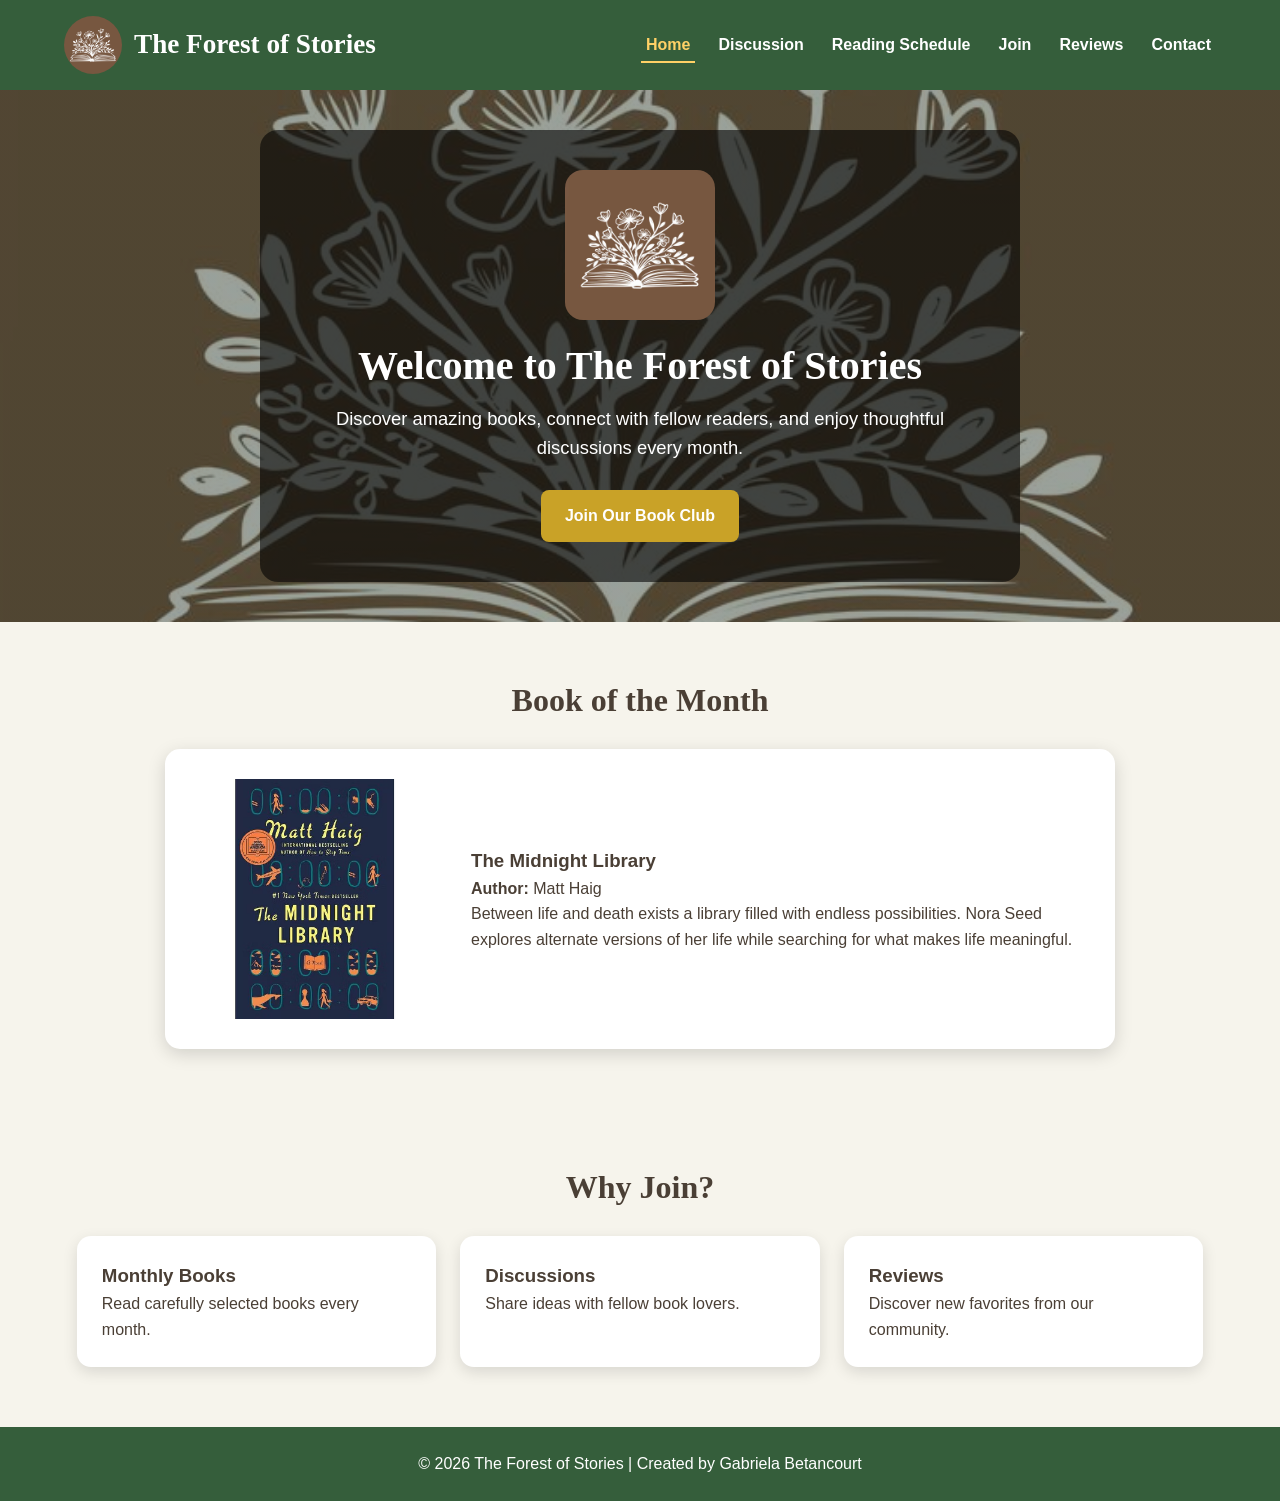
<file: index.html>
<!DOCTYPE html>
<html lang="en">
<head><meta charset="UTF-8"><meta name="viewport" content="width=device-width, initial-scale=1.0"><title>The Forest of Stories</title><link rel="stylesheet" href="css/style.css"></head>
<body><header><div class="logo"><img src="images/ForestofStorieslogo.png" alt="The Forest of Stories logo"><h1>The Forest of Stories</h1></div><nav><ul><li><a href="index.html">Home</a></li><li><a href="discussion.html">Discussion</a></li><li><a href="schedule.html">Reading Schedule</a></li><li><a href="signup.html">Join</a></li><li><a href="reviews.html">Reviews</a></li><li><a href="contact.html">Contact</a></li></ul></nav></header><main><section class="hero"><div class="hero-text"><img class="hero-logo" src="images/ForestofStorieslogo.png" alt="Open book surrounded by flowers"><h2>Welcome to The Forest of Stories</h2><p>Discover amazing books, connect with fellow readers, and enjoy thoughtful discussions every month.</p><a class="button" href="signup.html">Join Our Book Club</a></div></section><section class="featured"><h2>Book of the Month</h2><div class="book-card"><img src="images/themidnightlibrary.jpg" alt="The Midnight Library book cover"><div><h3>The Midnight Library</h3><p><strong>Author:</strong> Matt Haig</p><p>Between life and death exists a library filled with endless possibilities. Nora Seed explores alternate versions of her life while searching for what makes life meaningful.</p></div></div></section><section class="benefits"><h2>Why Join?</h2><div class="cards"><article class="card"><h3>Monthly Books</h3><p>Read carefully selected books every month.</p></article><article class="card"><h3>Discussions</h3><p>Share ideas with fellow book lovers.</p></article><article class="card"><h3>Reviews</h3><p>Discover new favorites from our community.</p></article></div></section></main><footer><p>&copy; 2026 The Forest of Stories | Created by Gabriela Betancourt</p></footer><script src="js/script.js"></script></body></html>
</file>
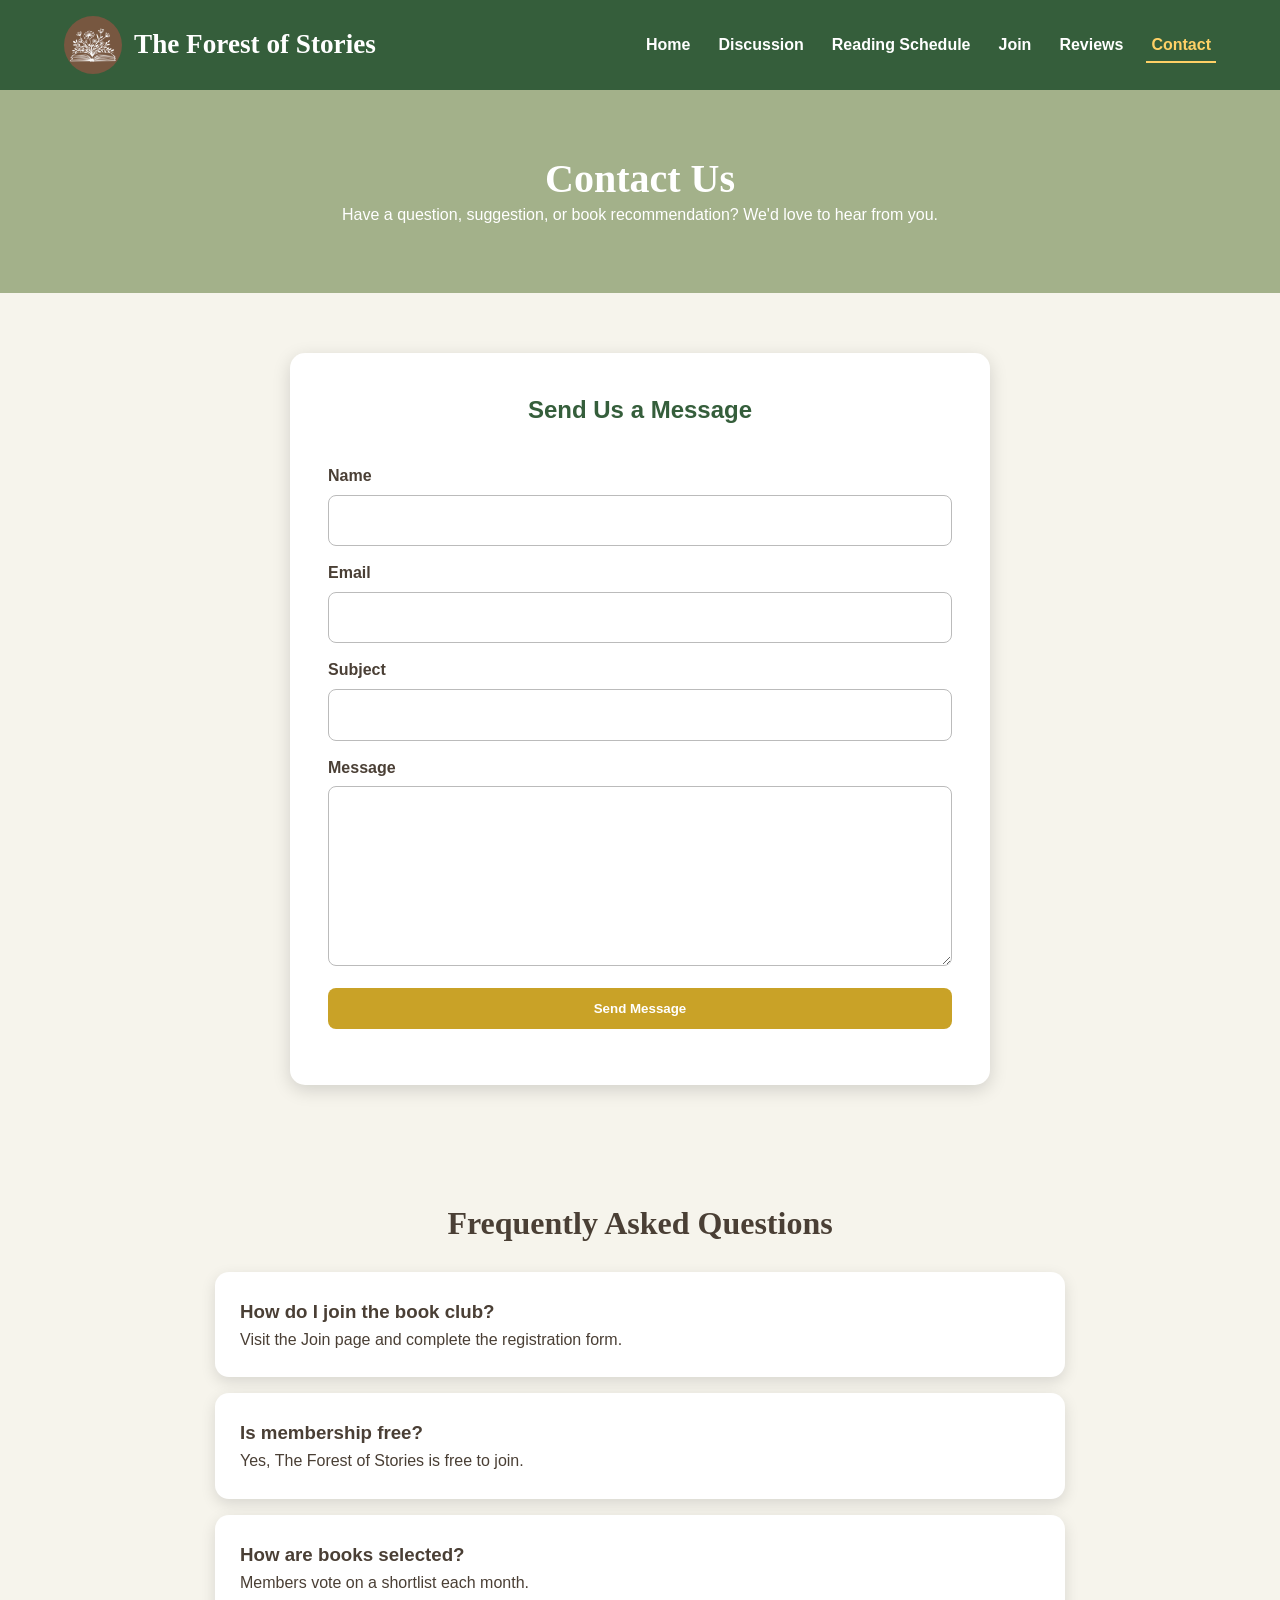
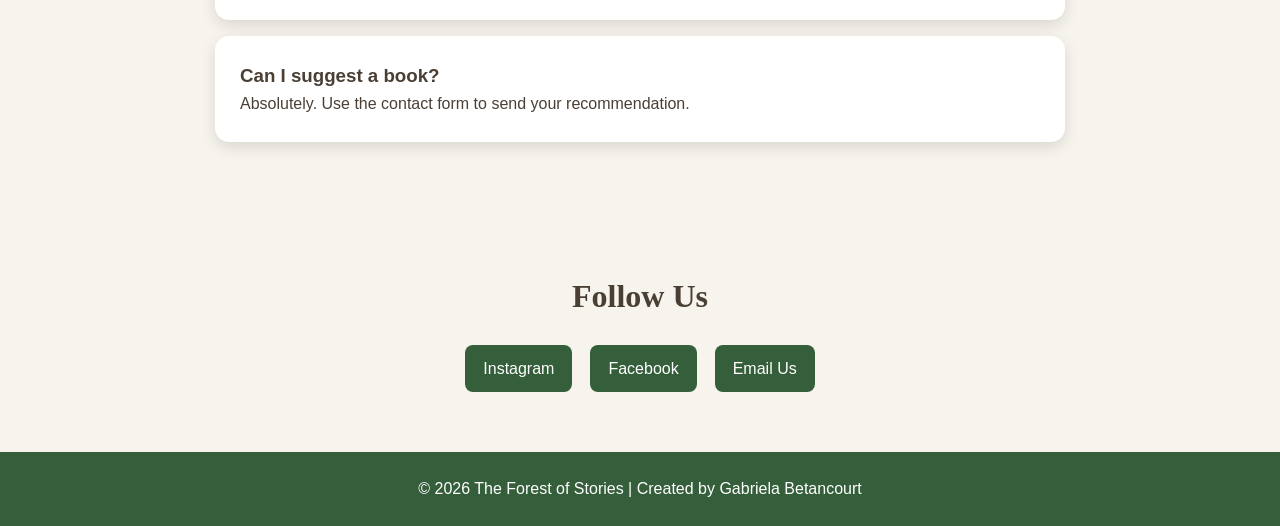
<file: contact.html>
<!DOCTYPE html>
<html lang="en">
<head><meta charset="UTF-8"><meta name="viewport" content="width=device-width, initial-scale=1.0"><title>Contact | The Forest of Stories</title><link rel="stylesheet" href="css/style.css"></head>
<body><header><div class="logo"><img src="images/ForestofStorieslogo.png" alt="The Forest of Stories logo"><h1>The Forest of Stories</h1></div><nav><ul><li><a href="index.html">Home</a></li><li><a href="discussion.html">Discussion</a></li><li><a href="schedule.html">Reading Schedule</a></li><li><a href="signup.html">Join</a></li><li><a href="reviews.html">Reviews</a></li><li><a href="contact.html">Contact</a></li></ul></nav></header><main><section class="page-banner"><h2>Contact Us</h2><p>Have a question, suggestion, or book recommendation? We'd love to hear from you.</p></section><section class="form-section"><div class="form-card"><h2>Send Us a Message</h2><form id="contactForm"><label for="contactName">Name</label><input id="contactName" type="text" required><label for="contactEmail">Email</label><input id="contactEmail" type="email" required><label for="subject">Subject</label><input id="subject" type="text" required><label for="contactText">Message</label><textarea id="contactText" rows="6" required></textarea><button type="submit">Send Message</button></form><p class="form-message" id="contactMessage"></p></div></section><section class="faq-section"><h2>Frequently Asked Questions</h2><article class="faq-item"><h3>How do I join the book club?</h3><p>Visit the Join page and complete the registration form.</p></article><article class="faq-item"><h3>Is membership free?</h3><p>Yes, The Forest of Stories is free to join.</p></article><article class="faq-item"><h3>How are books selected?</h3><p>Members vote on a shortlist each month.</p></article><article class="faq-item"><h3>Can I suggest a book?</h3><p>Absolutely. Use the contact form to send your recommendation.</p></article></section><section class="social-section"><h2>Follow Us</h2><div class="social-links"><a href="#">Instagram</a><a href="#">Facebook</a><a href="mailto:forestofstories@example.com">Email Us</a></div></section></main><footer><p>&copy; 2026 The Forest of Stories | Created by Gabriela Betancourt</p></footer><script src="js/script.js"></script></body></html>
</file>
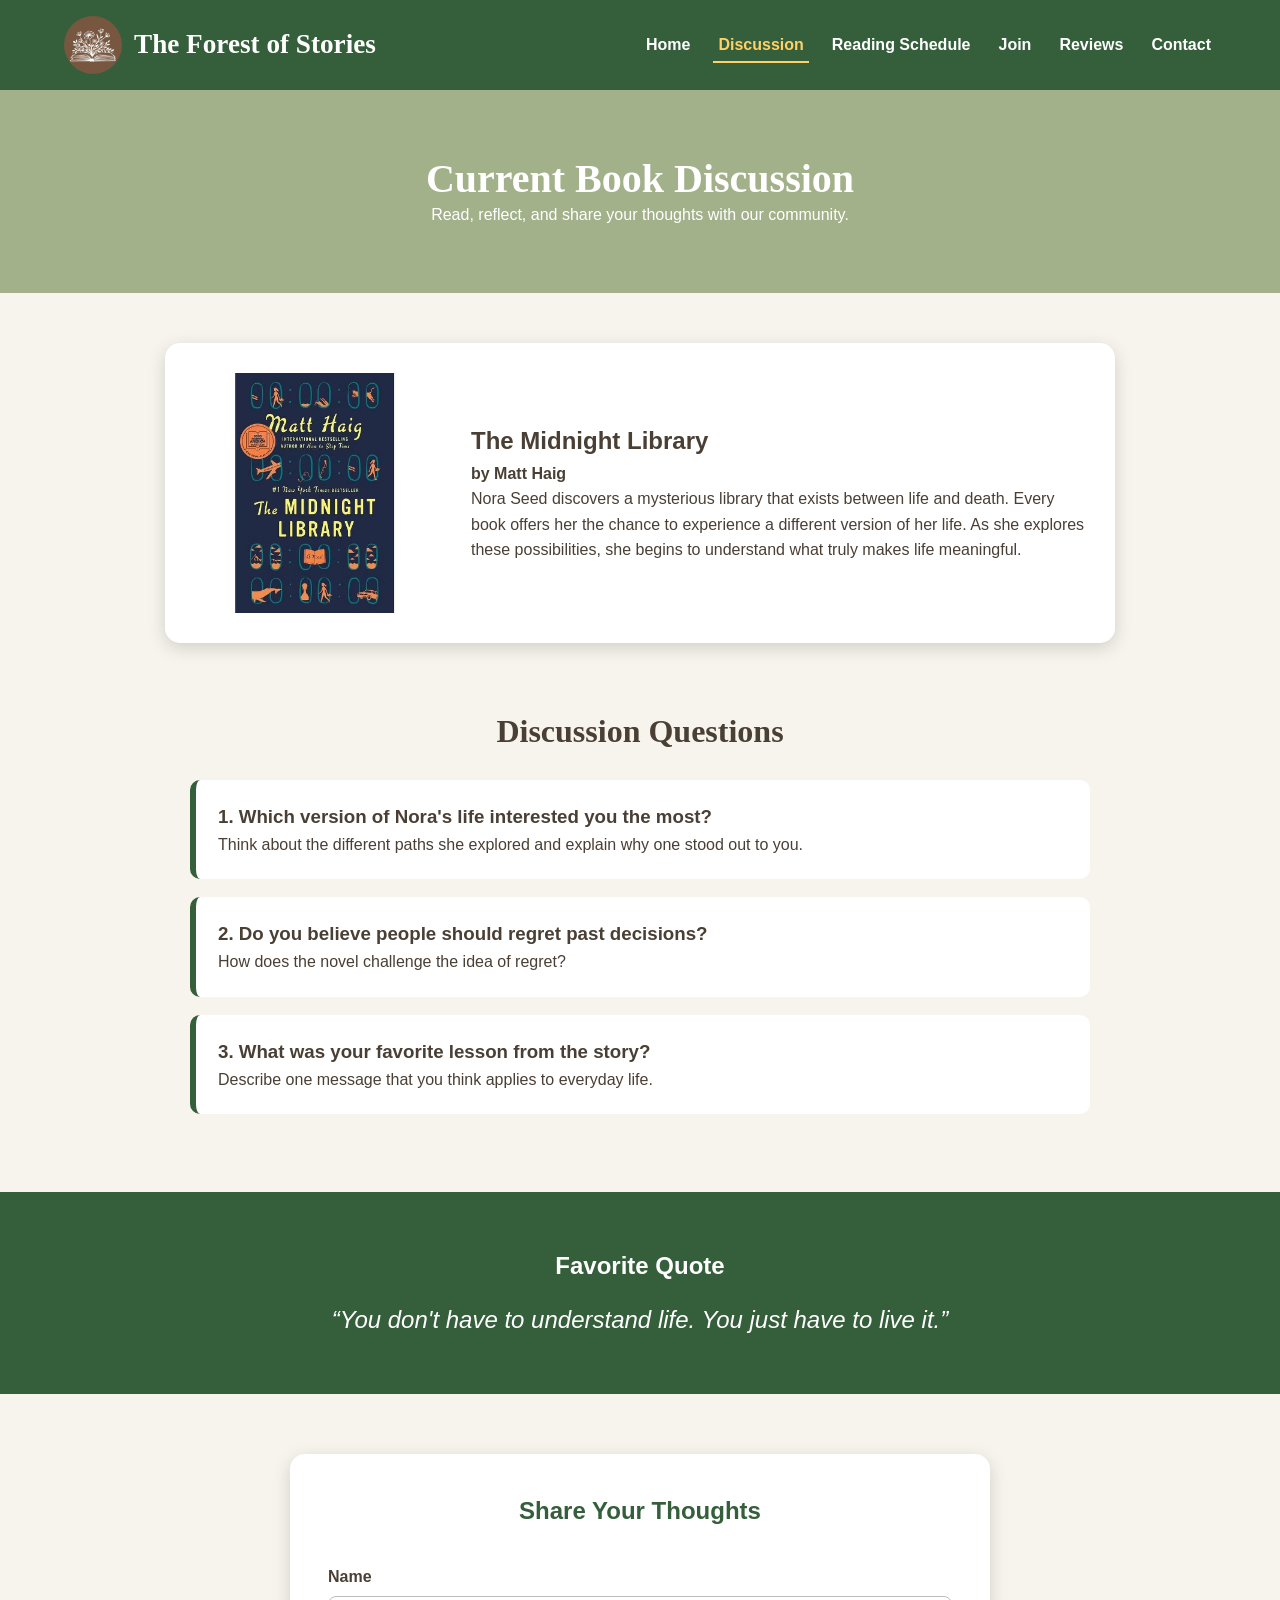
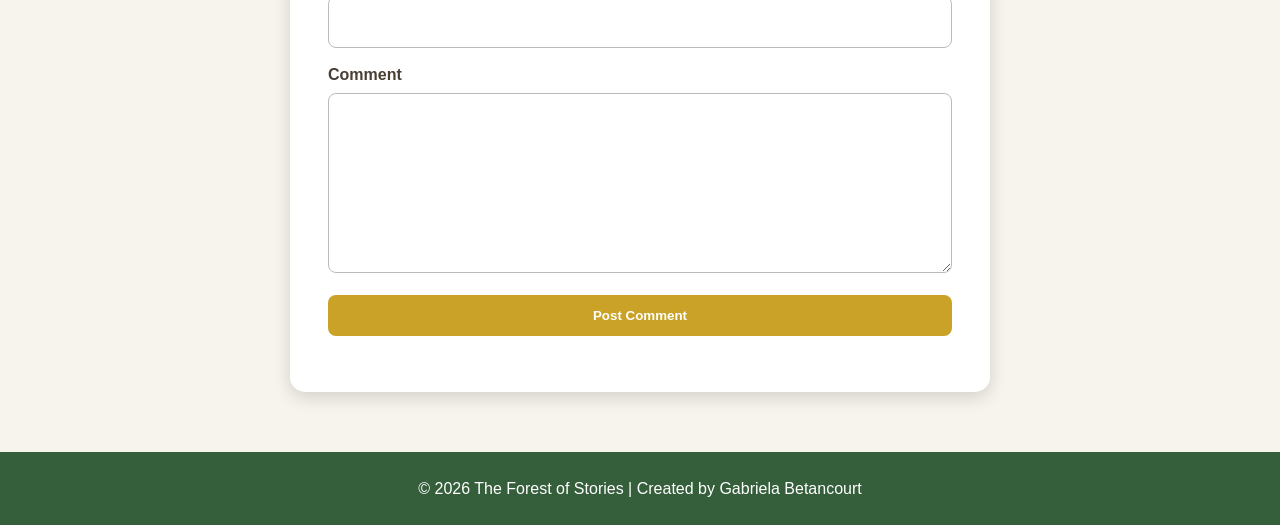
<file: discussion.html>
<!DOCTYPE html>
<html lang="en">
<head><meta charset="UTF-8"><meta name="viewport" content="width=device-width, initial-scale=1.0"><title>Discussion | The Forest of Stories</title><link rel="stylesheet" href="css/style.css"></head>
<body><header><div class="logo"><img src="images/ForestofStorieslogo.png" alt="The Forest of Stories logo"><h1>The Forest of Stories</h1></div><nav><ul><li><a href="index.html">Home</a></li><li><a href="discussion.html">Discussion</a></li><li><a href="schedule.html">Reading Schedule</a></li><li><a href="signup.html">Join</a></li><li><a href="reviews.html">Reviews</a></li><li><a href="contact.html">Contact</a></li></ul></nav></header><main><section class="page-banner"><h2>Current Book Discussion</h2><p>Read, reflect, and share your thoughts with our community.</p></section><section class="discussion-book"><img src="images/themidnightlibrary.jpg" alt="The Midnight Library book cover"><div><h2>The Midnight Library</h2><h4>by Matt Haig</h4><p>Nora Seed discovers a mysterious library that exists between life and death. Every book offers her the chance to experience a different version of her life. As she explores these possibilities, she begins to understand what truly makes life meaningful.</p></div></section><section class="discussion-section"><h2>Discussion Questions</h2><div class="question"><h3>1. Which version of Nora's life interested you the most?</h3><p>Think about the different paths she explored and explain why one stood out to you.</p></div><div class="question"><h3>2. Do you believe people should regret past decisions?</h3><p>How does the novel challenge the idea of regret?</p></div><div class="question"><h3>3. What was your favorite lesson from the story?</h3><p>Describe one message that you think applies to everyday life.</p></div></section><section class="quote-box"><h2>Favorite Quote</h2><blockquote>“You don't have to understand life. You just have to live it.”</blockquote></section><section class="form-section"><div class="form-card"><h2>Share Your Thoughts</h2><form id="commentForm"><label for="commentName">Name</label><input id="commentName" type="text" required><label for="comment">Comment</label><textarea id="comment" rows="6" required></textarea><button type="submit">Post Comment</button></form><p class="form-message" id="commentMessage"></p></div></section></main><footer><p>&copy; 2026 The Forest of Stories | Created by Gabriela Betancourt</p></footer><script src="js/script.js"></script></body></html>
</file>
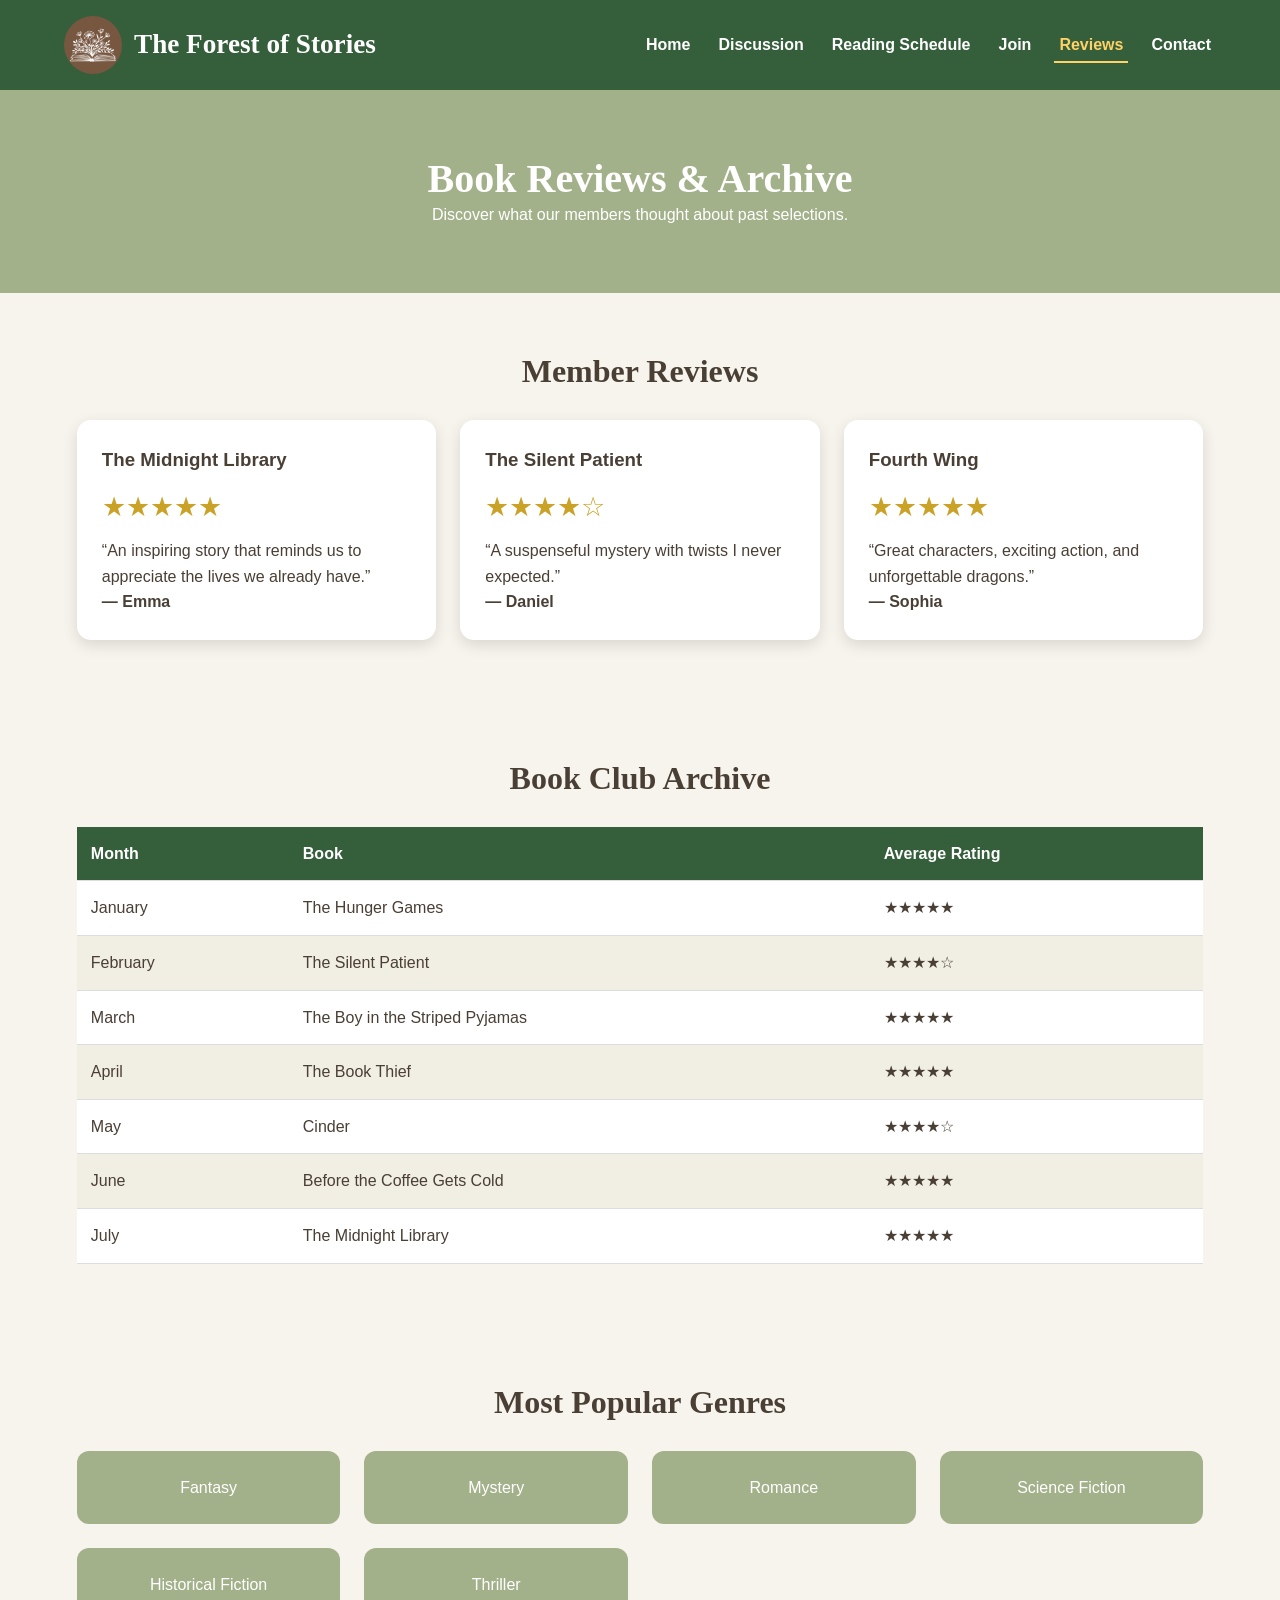
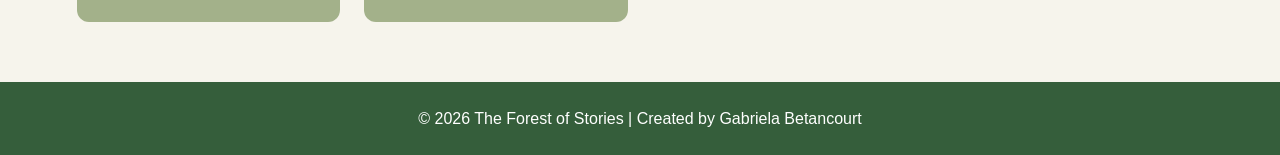
<file: reviews.html>
<!DOCTYPE html>
<html lang="en">
<head><meta charset="UTF-8"><meta name="viewport" content="width=device-width, initial-scale=1.0"><title>Reviews | The Forest of Stories</title><link rel="stylesheet" href="css/style.css"></head>
<body><header><div class="logo"><img src="images/ForestofStorieslogo.png" alt="The Forest of Stories logo"><h1>The Forest of Stories</h1></div><nav><ul><li><a href="index.html">Home</a></li><li><a href="discussion.html">Discussion</a></li><li><a href="schedule.html">Reading Schedule</a></li><li><a href="signup.html">Join</a></li><li><a href="reviews.html">Reviews</a></li><li><a href="contact.html">Contact</a></li></ul></nav></header><main><section class="page-banner"><h2>Book Reviews &amp; Archive</h2><p>Discover what our members thought about past selections.</p></section><section class="reviews-section"><h2>Member Reviews</h2><div class="review-grid"><article class="review-card"><h3>The Midnight Library</h3><div class="stars" aria-label="5 out of 5 stars">★★★★★</div><p>“An inspiring story that reminds us to appreciate the lives we already have.”</p><h4>— Emma</h4></article><article class="review-card"><h3>The Silent Patient</h3><div class="stars" aria-label="4 out of 5 stars">★★★★☆</div><p>“A suspenseful mystery with twists I never expected.”</p><h4>— Daniel</h4></article><article class="review-card"><h3>Fourth Wing</h3><div class="stars" aria-label="5 out of 5 stars">★★★★★</div><p>“Great characters, exciting action, and unforgettable dragons.”</p><h4>— Sophia</h4></article></div></section><section class="archive-section"><h2>Book Club Archive</h2><div class="table-wrap"><table><thead><tr><th>Month</th><th>Book</th><th>Average Rating</th></tr></thead><tbody><tr><td>January</td><td>The Hunger Games</td><td>★★★★★</td></tr><tr><td>February</td><td>The Silent Patient</td><td>★★★★☆</td></tr><tr><td>March</td><td>The Boy in the Striped Pyjamas</td><td>★★★★★</td></tr><tr><td>April</td><td>The Book Thief</td><td>★★★★★</td></tr><tr><td>May</td><td>Cinder</td><td>★★★★☆</td></tr><tr><td>June</td><td>Before the Coffee Gets Cold</td><td>★★★★★</td></tr><tr><td>July</td><td>The Midnight Library</td><td>★★★★★</td></tr></tbody></table></div></section><section class="genre-section"><h2>Most Popular Genres</h2><div class="genre-grid"><div class="genre-card">Fantasy</div><div class="genre-card">Mystery</div><div class="genre-card">Romance</div><div class="genre-card">Science Fiction</div><div class="genre-card">Historical Fiction</div><div class="genre-card">Thriller</div></div></section></main><footer><p>&copy; 2026 The Forest of Stories | Created by Gabriela Betancourt</p></footer><script src="js/script.js"></script></body></html>
</file>
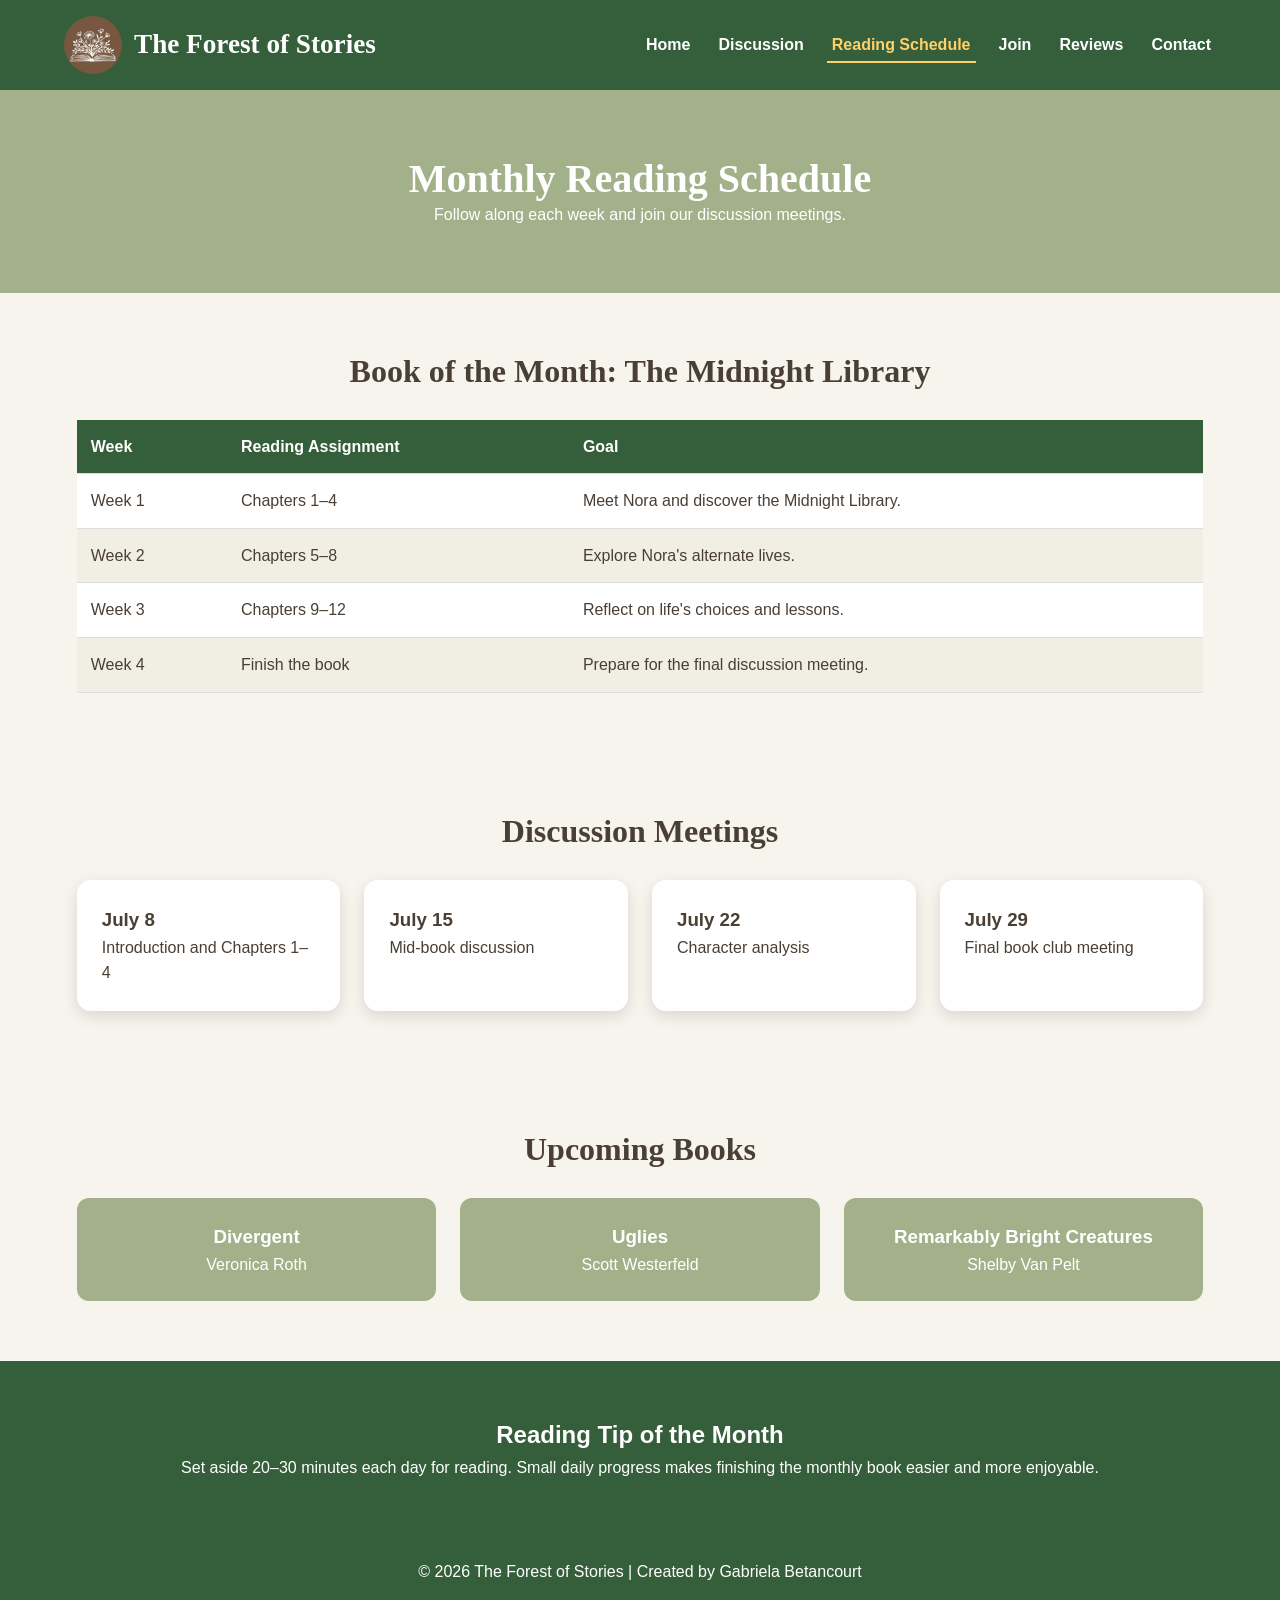
<file: schedule.html>
<!DOCTYPE html>
<html lang="en">
<head><meta charset="UTF-8"><meta name="viewport" content="width=device-width, initial-scale=1.0"><title>Reading Schedule | The Forest of Stories</title><link rel="stylesheet" href="css/style.css"></head>
<body><header><div class="logo"><img src="images/ForestofStorieslogo.png" alt="The Forest of Stories logo"><h1>The Forest of Stories</h1></div><nav><ul><li><a href="index.html">Home</a></li><li><a href="discussion.html">Discussion</a></li><li><a href="schedule.html">Reading Schedule</a></li><li><a href="signup.html">Join</a></li><li><a href="reviews.html">Reviews</a></li><li><a href="contact.html">Contact</a></li></ul></nav></header><main><section class="page-banner"><h2>Monthly Reading Schedule</h2><p>Follow along each week and join our discussion meetings.</p></section><section class="schedule-container"><h2>Book of the Month: The Midnight Library</h2><div class="table-wrap"><table><thead><tr><th>Week</th><th>Reading Assignment</th><th>Goal</th></tr></thead><tbody><tr><td>Week 1</td><td>Chapters 1–4</td><td>Meet Nora and discover the Midnight Library.</td></tr><tr><td>Week 2</td><td>Chapters 5–8</td><td>Explore Nora's alternate lives.</td></tr><tr><td>Week 3</td><td>Chapters 9–12</td><td>Reflect on life's choices and lessons.</td></tr><tr><td>Week 4</td><td>Finish the book</td><td>Prepare for the final discussion meeting.</td></tr></tbody></table></div></section><section class="meeting-section"><h2>Discussion Meetings</h2><div class="meeting-cards"><article class="meeting-card"><h3>July 8</h3><p>Introduction and Chapters 1–4</p></article><article class="meeting-card"><h3>July 15</h3><p>Mid-book discussion</p></article><article class="meeting-card"><h3>July 22</h3><p>Character analysis</p></article><article class="meeting-card"><h3>July 29</h3><p>Final book club meeting</p></article></div></section><section class="upcoming-books"><h2>Upcoming Books</h2><div class="book-grid"><article class="book-item"><h3>Divergent</h3><p>Veronica Roth</p></article><article class="book-item"><h3>Uglies</h3><p>Scott Westerfeld</p></article><article class="book-item"><h3>Remarkably Bright Creatures</h3><p>Shelby Van Pelt</p></article></div></section><section class="reading-tip"><h2>Reading Tip of the Month</h2><p>Set aside 20–30 minutes each day for reading. Small daily progress makes finishing the monthly book easier and more enjoyable.</p></section></main><footer><p>&copy; 2026 The Forest of Stories | Created by Gabriela Betancourt</p></footer><script src="js/script.js"></script></body></html>
</file>
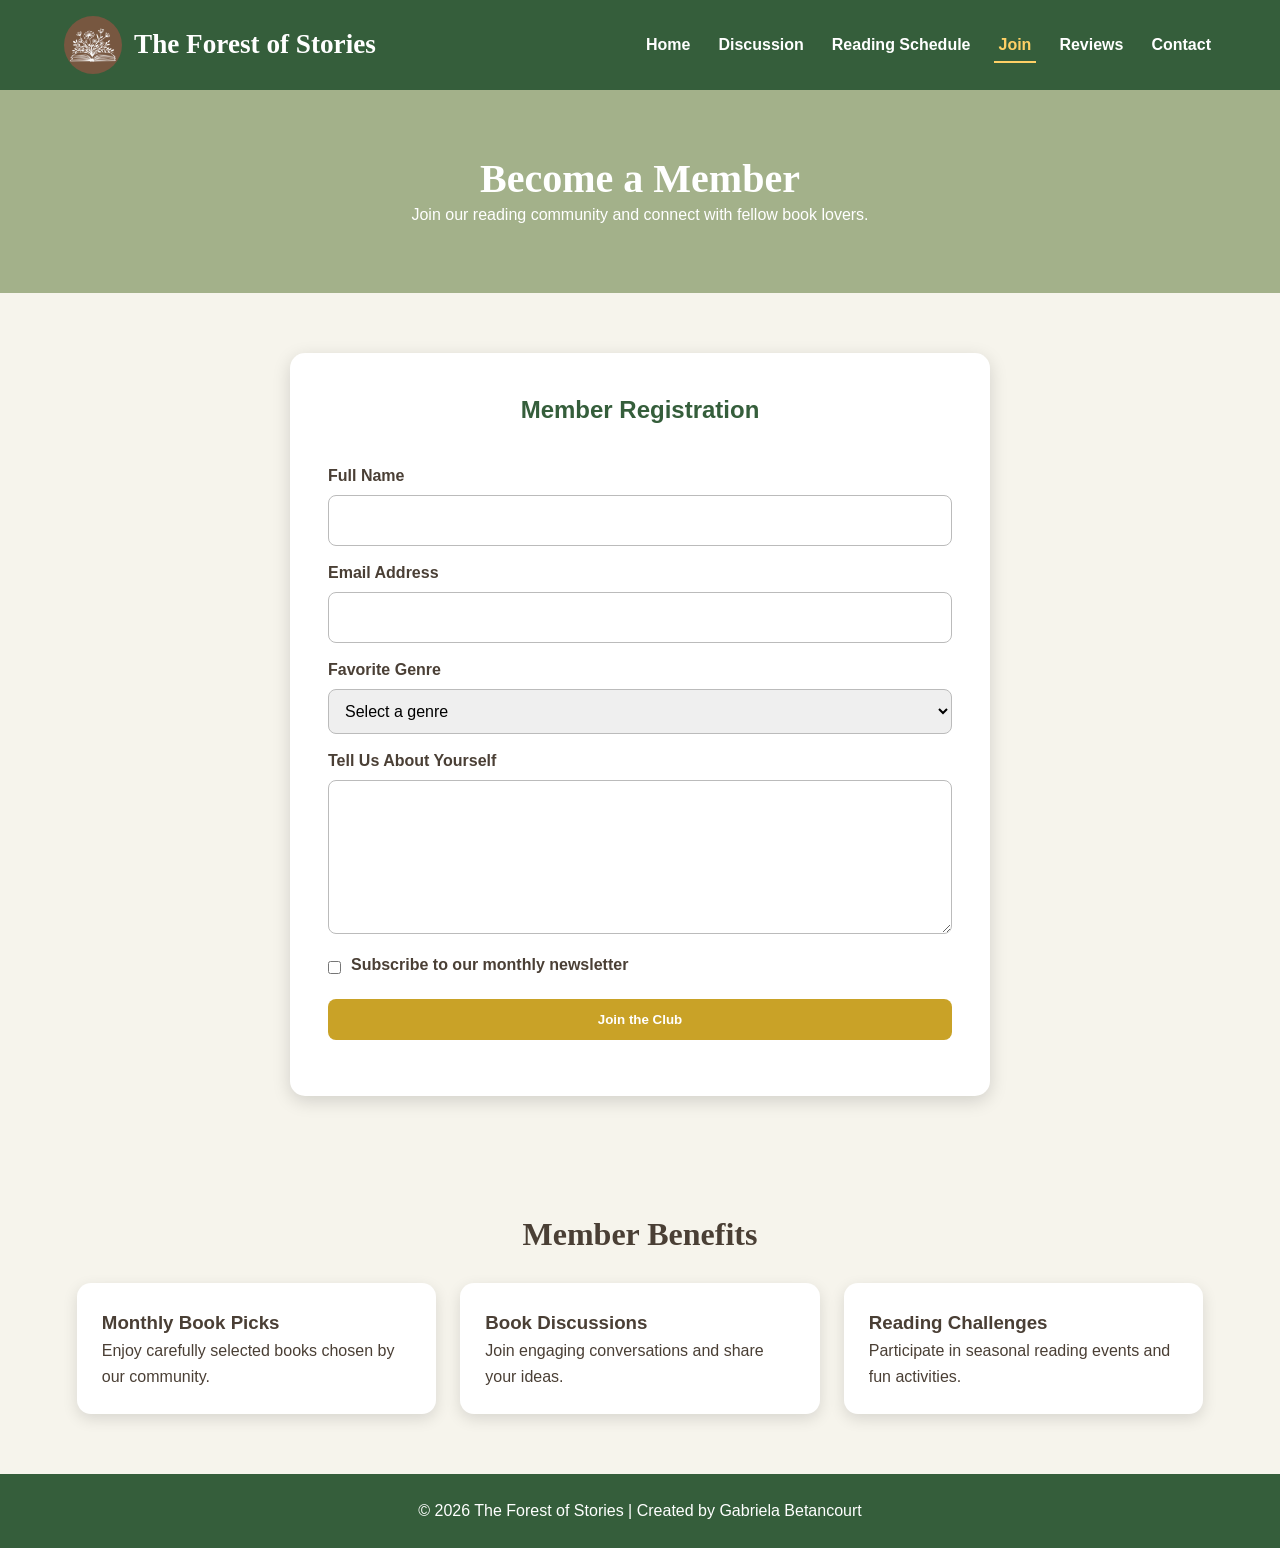
<file: signup.html>
<!DOCTYPE html>
<html lang="en">
<head><meta charset="UTF-8"><meta name="viewport" content="width=device-width, initial-scale=1.0"><title>Join | The Forest of Stories</title><link rel="stylesheet" href="css/style.css"></head>
<body><header><div class="logo"><img src="images/ForestofStorieslogo.png" alt="The Forest of Stories logo"><h1>The Forest of Stories</h1></div><nav><ul><li><a href="index.html">Home</a></li><li><a href="discussion.html">Discussion</a></li><li><a href="schedule.html">Reading Schedule</a></li><li><a href="signup.html">Join</a></li><li><a href="reviews.html">Reviews</a></li><li><a href="contact.html">Contact</a></li></ul></nav></header><main><section class="page-banner"><h2>Become a Member</h2><p>Join our reading community and connect with fellow book lovers.</p></section><section class="form-section"><div class="form-card"><h2>Member Registration</h2><form id="signupForm"><label for="fullname">Full Name</label><input id="fullname" type="text" required><label for="email">Email Address</label><input id="email" type="email" required><label for="genre">Favorite Genre</label><select id="genre" required><option value="">Select a genre</option><option>Fantasy</option><option>Mystery</option><option>Romance</option><option>Historical Fiction</option><option>Science Fiction</option><option>Thriller</option><option>Young Adult</option><option>Nonfiction</option></select><label for="bio">Tell Us About Yourself</label><textarea id="bio" rows="5" required></textarea><div class="checkbox"><input id="newsletter" type="checkbox"><label for="newsletter">Subscribe to our monthly newsletter</label></div><button type="submit">Join the Club</button></form><p class="form-message" id="signupMessage"></p></div></section><section class="member-benefits"><h2>Member Benefits</h2><div class="benefit-grid"><article class="benefit-card"><h3>Monthly Book Picks</h3><p>Enjoy carefully selected books chosen by our community.</p></article><article class="benefit-card"><h3>Book Discussions</h3><p>Join engaging conversations and share your ideas.</p></article><article class="benefit-card"><h3>Reading Challenges</h3><p>Participate in seasonal reading events and fun activities.</p></article></div></section></main><footer><p>&copy; 2026 The Forest of Stories | Created by Gabriela Betancourt</p></footer><script src="js/script.js"></script></body></html>
</file>
<file: css/style.css>
*{box-sizing:border-box;margin:0;padding:0}body{font-family:Arial,sans-serif;background:#f6f4ec;color:#4a3f35;line-height:1.6}header{display:flex;justify-content:space-between;align-items:center;padding:16px 5%;background:#355e3b;color:#fff;gap:24px}.logo{display:flex;align-items:center;gap:12px}.logo img{width:58px;height:58px;object-fit:cover;border-radius:50%}.logo h1{font-family:Georgia,serif;font-size:1.7rem}nav ul{display:flex;gap:18px;list-style:none;flex-wrap:wrap}nav a{color:#fff;text-decoration:none;font-weight:700;padding:8px 5px}nav a:hover,nav a.active{color:#ffd166;border-bottom:2px solid #ffd166}.hero{min-height:520px;display:grid;place-items:center;padding:40px 20px;background:linear-gradient(rgba(34,48,33,.45),rgba(34,48,33,.45)),url('../images/ForestofStorieslogo.png') center/cover no-repeat}.hero-text{max-width:760px;text-align:center;background:rgba(0,0,0,.58);color:#fff;padding:40px;border-radius:18px}.hero-logo{width:150px;border-radius:18px;margin-bottom:14px}.hero h2,.page-banner h2{font:700 2.5rem Georgia,serif}.hero p{font-size:1.15rem;margin:15px 0 28px}.button,button{display:inline-block;background:#c9a227;color:#fff;border:0;padding:13px 24px;border-radius:8px;text-decoration:none;font-weight:700;cursor:pointer}.button:hover,button:hover{background:#8f6b00}.featured,.benefits,.discussion-section,.schedule-container,.meeting-section,.upcoming-books,.member-benefits,.reviews-section,.archive-section,.genre-section,.faq-section,.social-section{padding:60px 6%}.featured>h2,.benefits>h2,.discussion-section>h2,.schedule-container>h2,.meeting-section>h2,.upcoming-books>h2,.member-benefits>h2,.reviews-section>h2,.archive-section>h2,.genre-section>h2,.faq-section>h2,.social-section>h2{text-align:center;margin-bottom:30px;font:700 2rem Georgia,serif}.book-card,.discussion-book{display:flex;align-items:center;gap:36px;max-width:950px;margin:auto;background:#fff;padding:30px;border-radius:15px;box-shadow:0 5px 18px rgba(0,0,0,.15)}.book-card img,.discussion-book img{width:240px;max-height:360px;object-fit:cover;border-radius:10px}.cards,.meeting-cards,.book-grid,.benefit-grid,.review-grid,.genre-grid{display:grid;grid-template-columns:repeat(auto-fit,minmax(220px,1fr));gap:24px}.card,.meeting-card,.benefit-card,.review-card,.faq-item{background:#fff;padding:25px;border-radius:14px;box-shadow:0 5px 15px rgba(0,0,0,.12)}.card:hover,.meeting-card:hover,.benefit-card:hover,.review-card:hover{transform:translateY(-6px);transition:.25s}.page-banner{background:#a3b18a;color:#fff;text-align:center;padding:65px 20px}.discussion-book{margin-top:50px;margin-bottom:10px}.question{background:#fff;padding:22px;margin:18px auto;max-width:900px;border-left:6px solid #355e3b;border-radius:10px}.quote-box,.reading-tip{background:#355e3b;color:#fff;text-align:center;padding:55px 8%}.quote-box blockquote{font-size:1.5rem;font-style:italic;margin-top:15px}.form-section{padding:60px 20px}.form-card{max-width:700px;margin:auto;background:#fff;padding:38px;border-radius:15px;box-shadow:0 5px 18px rgba(0,0,0,.15)}.form-card h2{text-align:center;margin-bottom:20px;color:#355e3b}.form-card form{display:flex;flex-direction:column}.form-card label{font-weight:700;margin-top:14px}.form-card input,.form-card select,.form-card textarea{font:inherit;padding:12px;border:1px solid #bbb;border-radius:8px;margin-top:6px}.form-card button{margin-top:22px}.checkbox{display:flex;align-items:center;gap:10px;margin-top:18px}.checkbox label{margin:0}.form-message{text-align:center;margin-top:18px;font-weight:700}.table-wrap{overflow-x:auto}table{width:100%;border-collapse:collapse;background:#fff;box-shadow:0 5px 15px rgba(0,0,0,.12)}th{background:#355e3b;color:#fff}th,td{padding:14px;text-align:left;border-bottom:1px solid #ddd}tbody tr:nth-child(even){background:#f1eee4}.book-item,.genre-card{background:#a3b18a;color:#fff;padding:24px;border-radius:12px;text-align:center}.stars{color:#c9a227;font-size:1.7rem;margin:10px 0}.faq-item{max-width:850px;margin:16px auto}.social-links{display:flex;justify-content:center;gap:18px;flex-wrap:wrap}.social-links a{background:#355e3b;color:#fff;padding:11px 18px;border-radius:8px;text-decoration:none}footer{background:#355e3b;color:#fff;text-align:center;padding:24px}@media(max-width:800px){header{flex-direction:column;text-align:center}nav ul{justify-content:center}.book-card,.discussion-book{flex-direction:column;text-align:center}.hero h2,.page-banner h2{font-size:2rem}.featured,.benefits,.discussion-section,.schedule-container,.meeting-section,.upcoming-books,.member-benefits,.reviews-section,.archive-section,.genre-section,.faq-section,.social-section{padding:40px 20px}.form-card{padding:25px}.logo h1{font-size:1.35rem}}
</file>
